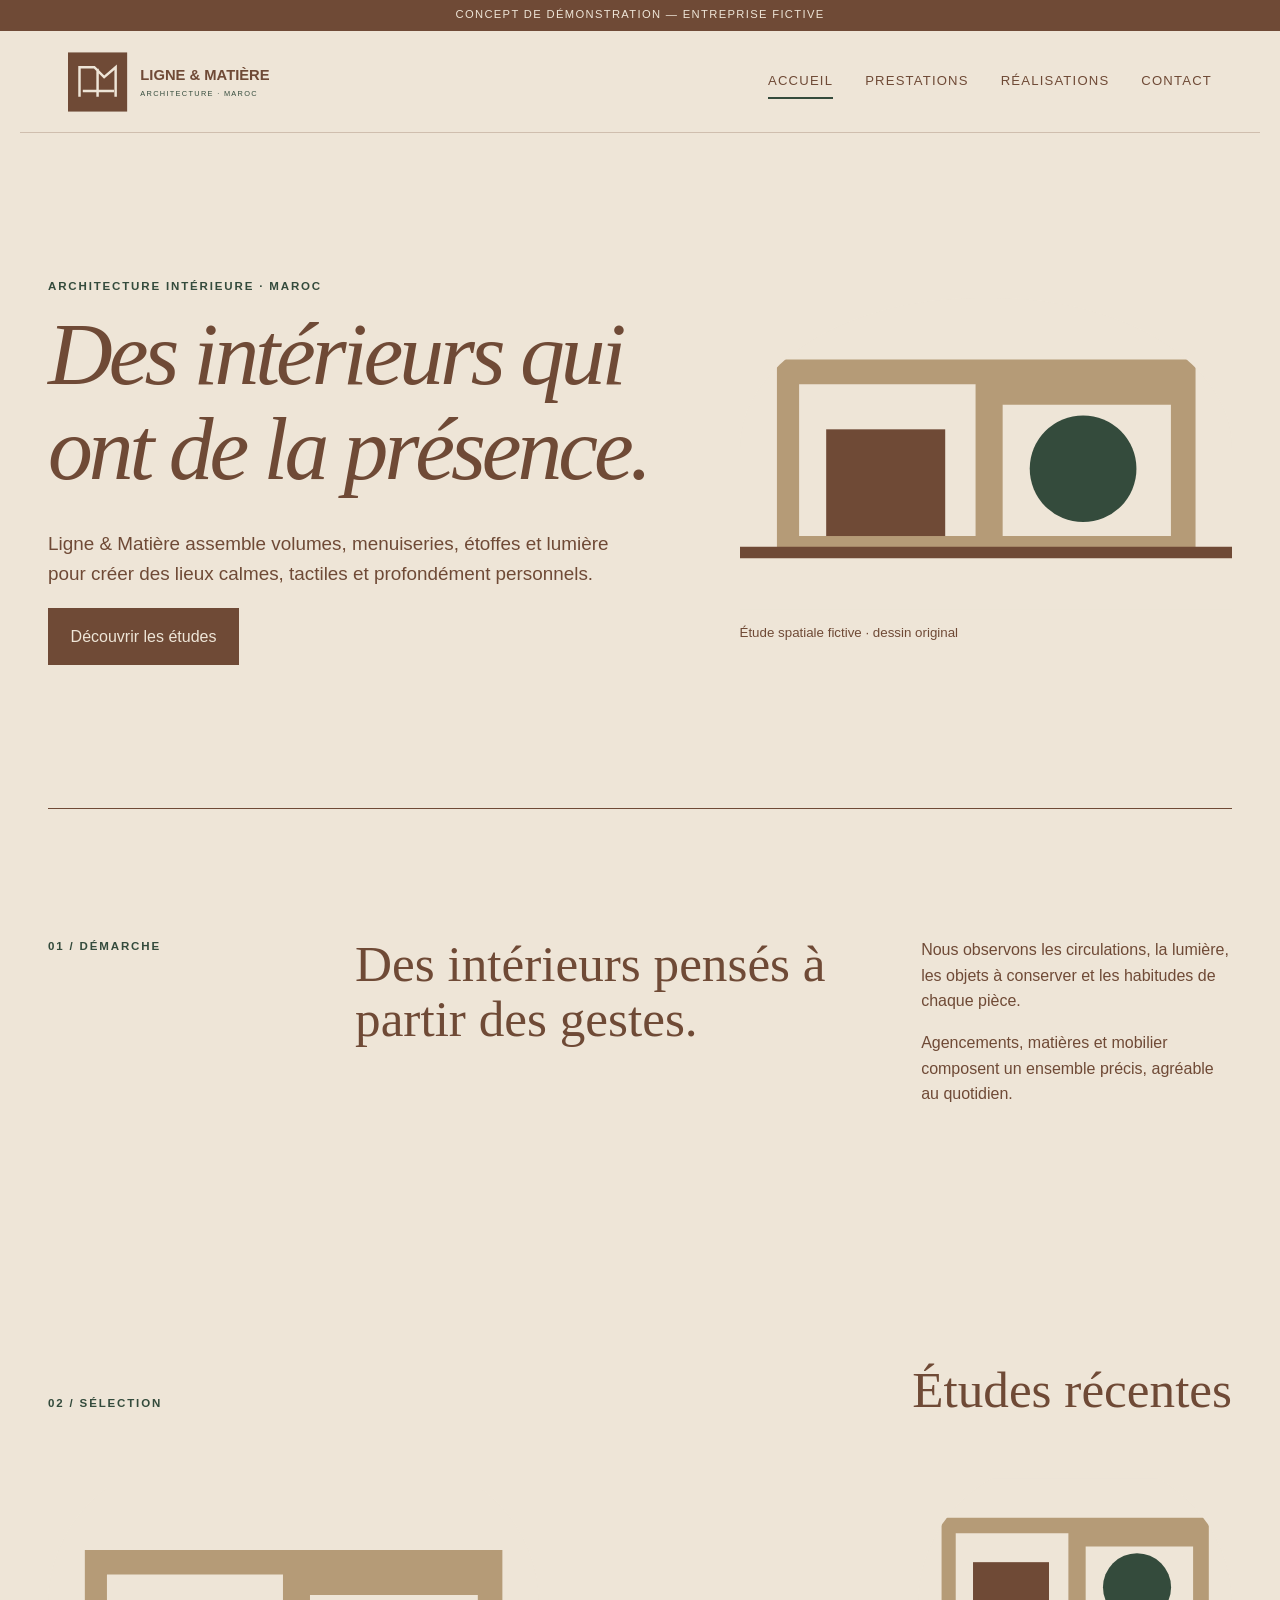
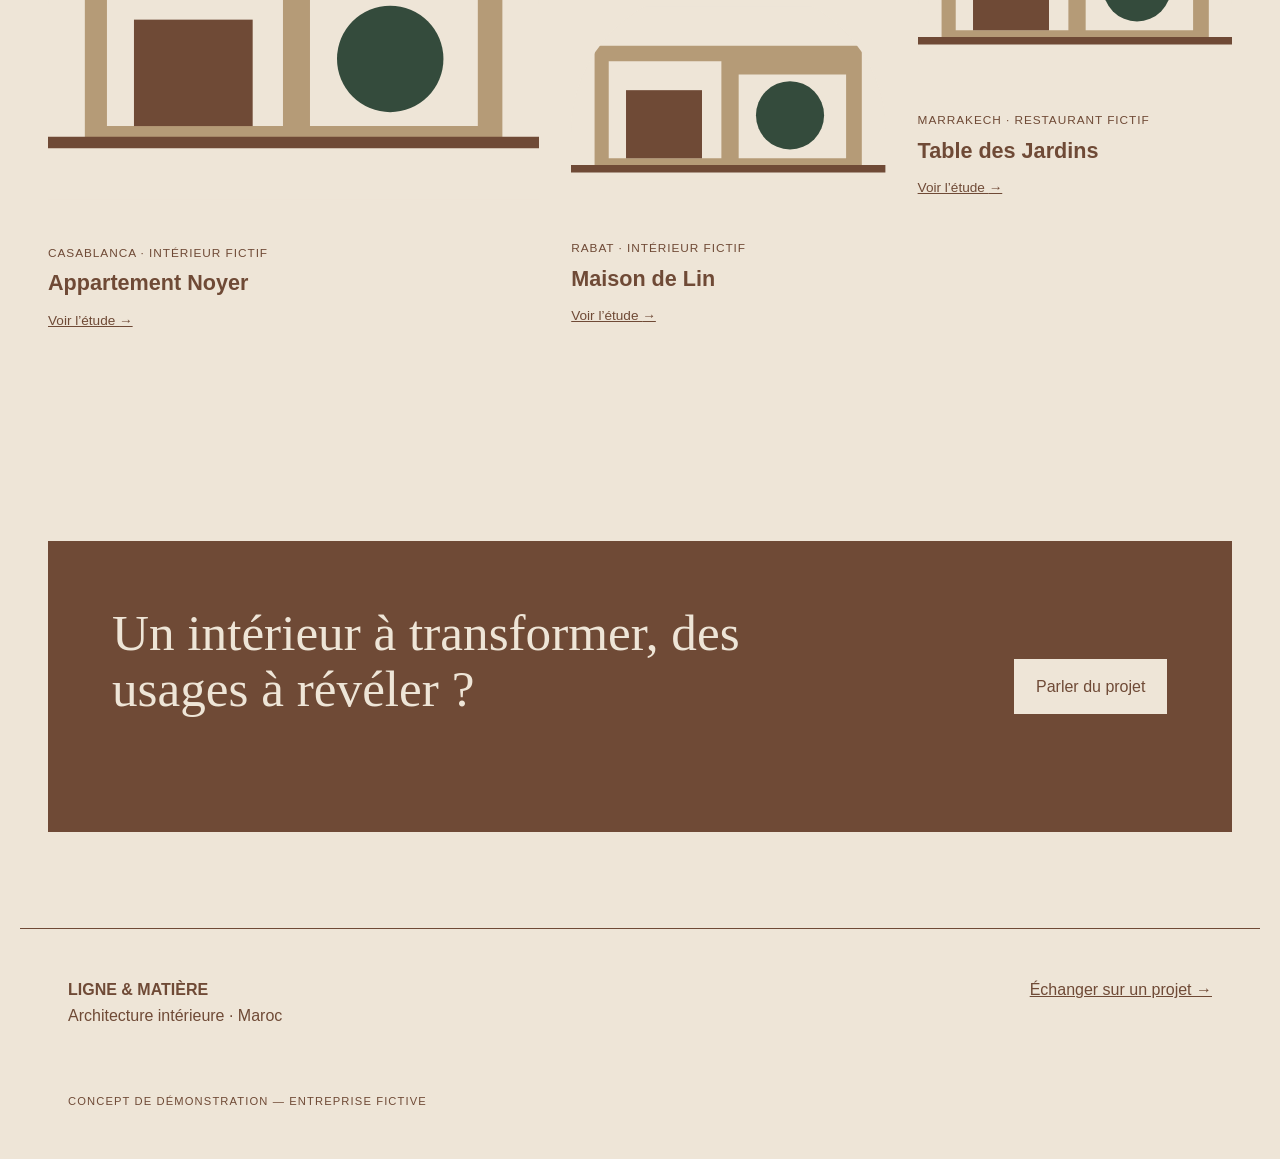
<file: index.html>
<!doctype html><html lang="fr"><head><meta charset="utf-8"><meta name="viewport" content="width=device-width,initial-scale=1"><meta name="description" content="Des intérieurs chaleureux, dessinés pour durer et être vécus."><title>Accueil — LIGNE & MATIÈRE</title><link rel="icon" href="favicon.svg" type="image/svg+xml"><link rel="stylesheet" href="styles.css"><script src="script.js" defer></script></head><body class="ligne page-index"><a class="skip" href="#contenu">Aller au contenu</a><div class="demo">Concept de démonstration — entreprise fictive</div><header class="site-header"><a class="brand" href="index.html"><img src="logo.svg" alt="LIGNE & MATIÈRE"></a><button class="menu-toggle" aria-expanded="false" aria-controls="menu"><span>Menu</span></button><nav id="menu" aria-label="Navigation principale"><a href="index.html" aria-current="page">Accueil</a><a href="prestations.html">Prestations</a><a href="portfolio.html">Réalisations</a><a href="contact.html">Contact</a></nav></header><main id="contenu"><section class="hero"><div class="hero-copy"><p class="eyebrow">Architecture intérieure · Maroc</p><h1>Des intérieurs qui ont de la présence.</h1><p class="lede">Ligne & Matière assemble volumes, menuiseries, étoffes et lumière pour créer des lieux calmes, tactiles et profondément personnels.</p><a class="button" href="portfolio.html">Découvrir les études</a></div><div class="hero-art"><svg viewBox="0 0 600 380" role="img" aria-label="Vue intérieure abstraite du projet"><rect width="600" height="380" fill="#eee5d7"/><path d="M45 310V75h510v235" fill="#b59b77"/><path d="M72 290V105h215v185M320 290V130h205v160" fill="#eee5d7"/><rect x="105" y="160" width="145" height="130" fill="#6f4a36"/><circle cx="418" cy="208" r="65" fill="#344b3c"/><path d="M0 310h600" stroke="#6f4a36" stroke-width="14"/></svg><small>Étude spatiale fictive · dessin original</small></div></section><section class="manifesto"><p class="section-no">01 / Démarche</p><h2>Des intérieurs pensés à partir des gestes.</h2><div><p>Nous observons les circulations, la lumière, les objets à conserver et les habitudes de chaque pièce.</p><p>Agencements, matières et mobilier composent un ensemble précis, agréable au quotidien.</p></div></section><section class="featured"><div class="section-head"><p class="section-no">02 / Sélection</p><h2>Études récentes</h2></div><div class="project-grid"><article class="project-card"><svg viewBox="0 0 600 380" role="img" aria-label="Vue intérieure abstraite du projet"><rect width="600" height="380" fill="#eee5d7"/><path d="M45 310V75h510v235" fill="#b59b77"/><path d="M72 290V105h215v185M320 290V130h205v160" fill="#eee5d7"/><rect x="105" y="160" width="145" height="130" fill="#6f4a36"/><circle cx="418" cy="208" r="65" fill="#344b3c"/><path d="M0 310h600" stroke="#6f4a36" stroke-width="14"/></svg><p>Casablanca · intérieur fictif</p><h3>Appartement Noyer</h3><a href="portfolio.html">Voir l’étude <span aria-hidden="true">→</span></a></article><article class="project-card"><svg viewBox="0 0 600 380" role="img" aria-label="Vue intérieure abstraite du projet"><rect width="600" height="380" fill="#eee5d7"/><path d="M45 310V75h510v235" fill="#b59b77"/><path d="M72 290V105h215v185M320 290V130h205v160" fill="#eee5d7"/><rect x="105" y="160" width="145" height="130" fill="#6f4a36"/><circle cx="418" cy="208" r="65" fill="#344b3c"/><path d="M0 310h600" stroke="#6f4a36" stroke-width="14"/></svg><p>Rabat · intérieur fictif</p><h3>Maison de Lin</h3><a href="portfolio.html">Voir l’étude <span aria-hidden="true">→</span></a></article><article class="project-card"><svg viewBox="0 0 600 380" role="img" aria-label="Vue intérieure abstraite du projet"><rect width="600" height="380" fill="#eee5d7"/><path d="M45 310V75h510v235" fill="#b59b77"/><path d="M72 290V105h215v185M320 290V130h205v160" fill="#eee5d7"/><rect x="105" y="160" width="145" height="130" fill="#6f4a36"/><circle cx="418" cy="208" r="65" fill="#344b3c"/><path d="M0 310h600" stroke="#6f4a36" stroke-width="14"/></svg><p>Marrakech · restaurant fictif</p><h3>Table des Jardins</h3><a href="portfolio.html">Voir l’étude <span aria-hidden="true">→</span></a></article></div></section><section class="cta"><p>Un intérieur à transformer, des usages à révéler ?</p><a class="button" href="contact.html">Parler du projet</a></section></main><footer><div><strong>LIGNE & MATIÈRE</strong><p>Architecture intérieure · Maroc</p></div><a href="contact.html">Échanger sur un projet <span aria-hidden="true">→</span></a><p class="foot-note">Concept de démonstration — entreprise fictive</p></footer></body></html>
</file>
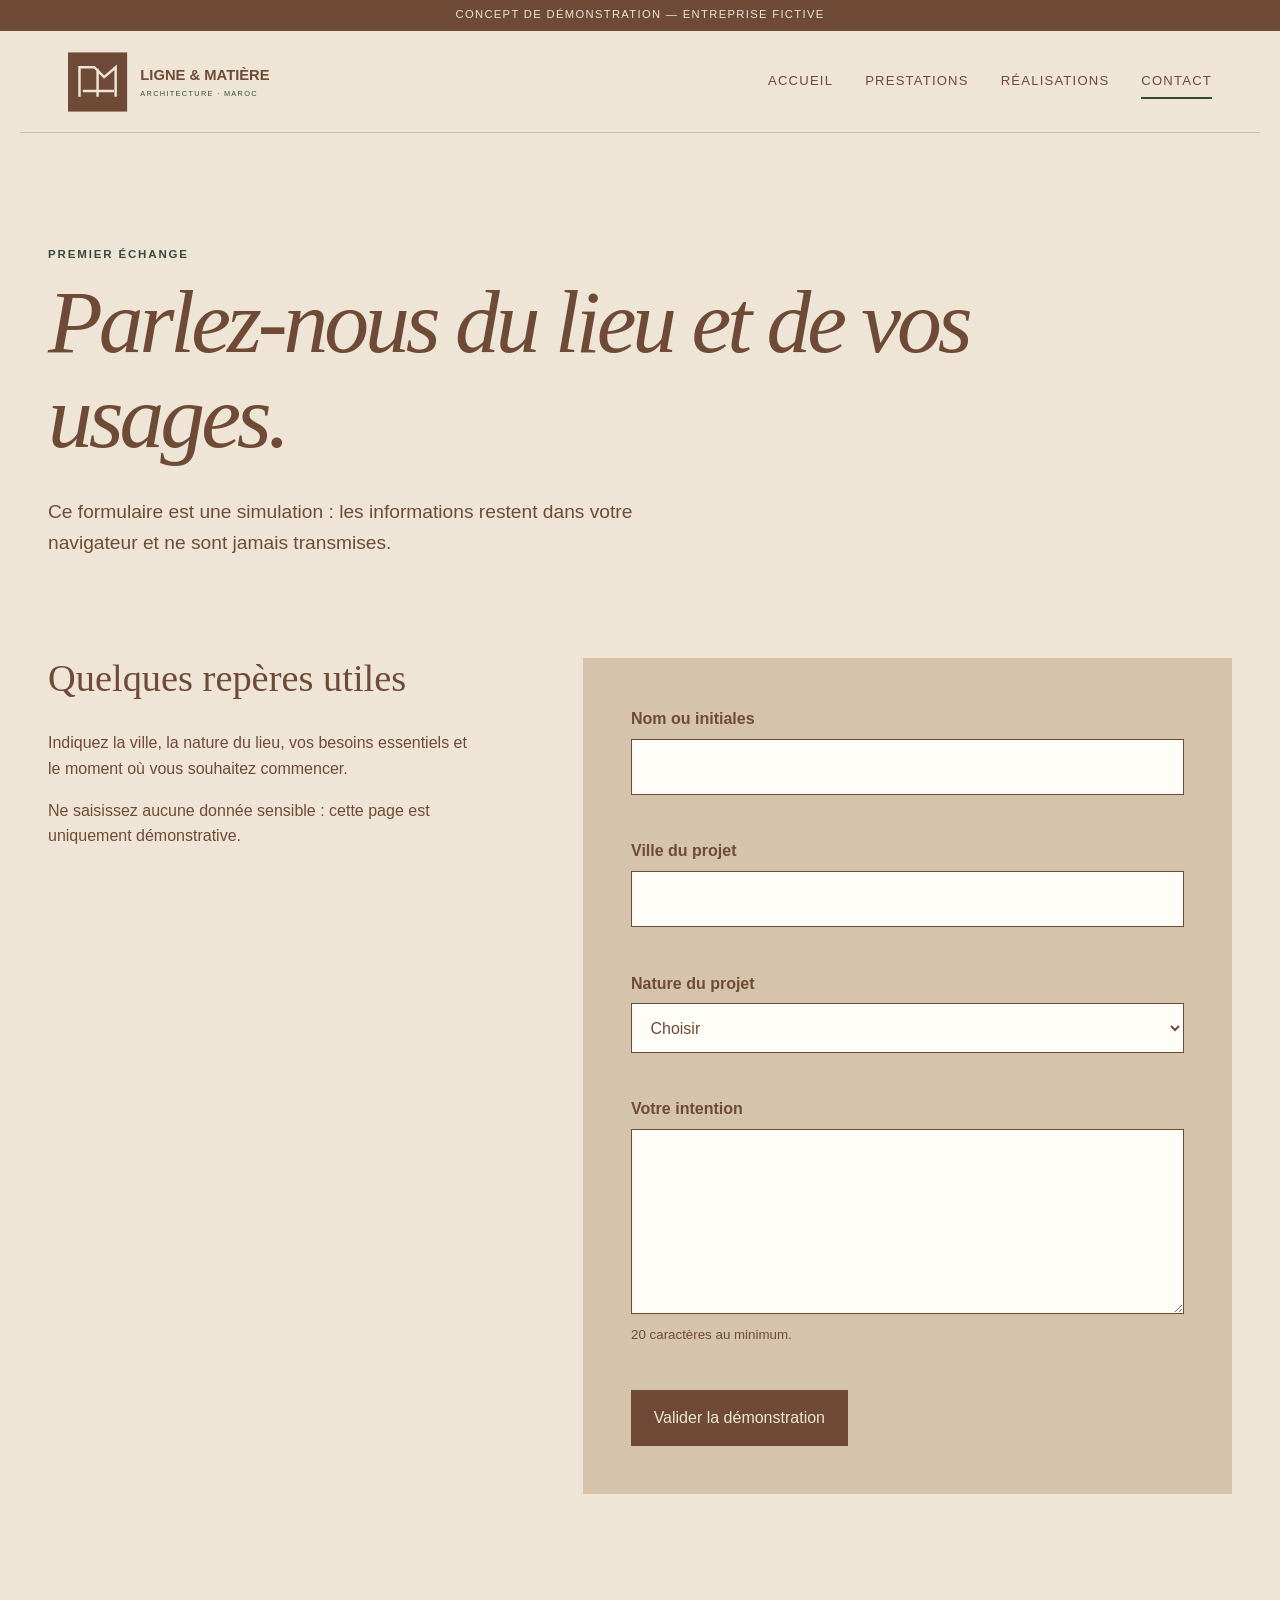
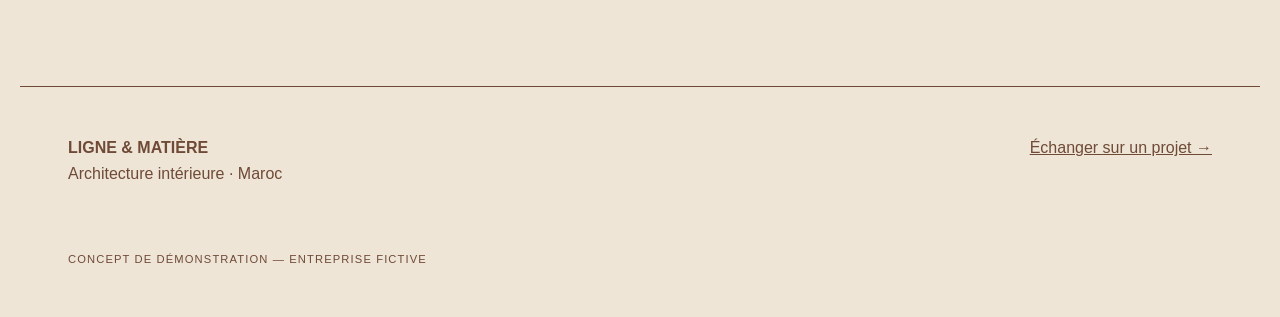
<file: contact.html>
<!doctype html><html lang="fr"><head><meta charset="utf-8"><meta name="viewport" content="width=device-width,initial-scale=1"><meta name="description" content="Des intérieurs chaleureux, dessinés pour durer et être vécus."><title>Contact — LIGNE & MATIÈRE</title><link rel="icon" href="favicon.svg" type="image/svg+xml"><link rel="stylesheet" href="styles.css"><script src="script.js" defer></script></head><body class="ligne page-contact"><a class="skip" href="#contenu">Aller au contenu</a><div class="demo">Concept de démonstration — entreprise fictive</div><header class="site-header"><a class="brand" href="index.html"><img src="logo.svg" alt="LIGNE & MATIÈRE"></a><button class="menu-toggle" aria-expanded="false" aria-controls="menu"><span>Menu</span></button><nav id="menu" aria-label="Navigation principale"><a href="index.html">Accueil</a><a href="prestations.html">Prestations</a><a href="portfolio.html">Réalisations</a><a href="contact.html" aria-current="page">Contact</a></nav></header><main id="contenu"><header class="page-head"><p class="eyebrow">Premier échange</p><h1>Parlez-nous du lieu et de vos usages.</h1><p>Ce formulaire est une simulation : les informations restent dans votre navigateur et ne sont jamais transmises.</p></header><section class="contact-layout"><div class="contact-note"><h2>Quelques repères utiles</h2><p>Indiquez la ville, la nature du lieu, vos besoins essentiels et le moment où vous souhaitez commencer.</p><p>Ne saisissez aucune donnée sensible : cette page est uniquement démonstrative.</p></div><form id="contact-form" novalidate><div class="field"><label for="nom">Nom ou initiales</label><input id="nom" name="nom" autocomplete="name" required aria-describedby="nom-error"><span class="error" id="nom-error"></span></div><div class="field"><label for="ville">Ville du projet</label><input id="ville" name="ville" required aria-describedby="ville-error"><span class="error" id="ville-error"></span></div><div class="field"><label for="type">Nature du projet</label><select id="type" name="type" required aria-describedby="type-error"><option value="">Choisir</option><option>Habitation</option><option>Lieu professionnel</option><option>Hospitalité</option><option>Autre</option></select><span class="error" id="type-error"></span></div><div class="field"><label for="message">Votre intention</label><textarea id="message" name="message" rows="6" minlength="20" required aria-describedby="message-help message-error"></textarea><small id="message-help">20 caractères au minimum.</small><span class="error" id="message-error"></span></div><button class="button" type="submit">Valider la démonstration</button><div id="form-status" class="status" role="status" tabindex="-1" hidden></div><button id="reset-form" class="text-button" type="button" hidden>Réinitialiser le formulaire</button></form></section></main><footer><div><strong>LIGNE & MATIÈRE</strong><p>Architecture intérieure · Maroc</p></div><a href="contact.html">Échanger sur un projet <span aria-hidden="true">→</span></a><p class="foot-note">Concept de démonstration — entreprise fictive</p></footer></body></html>
</file>
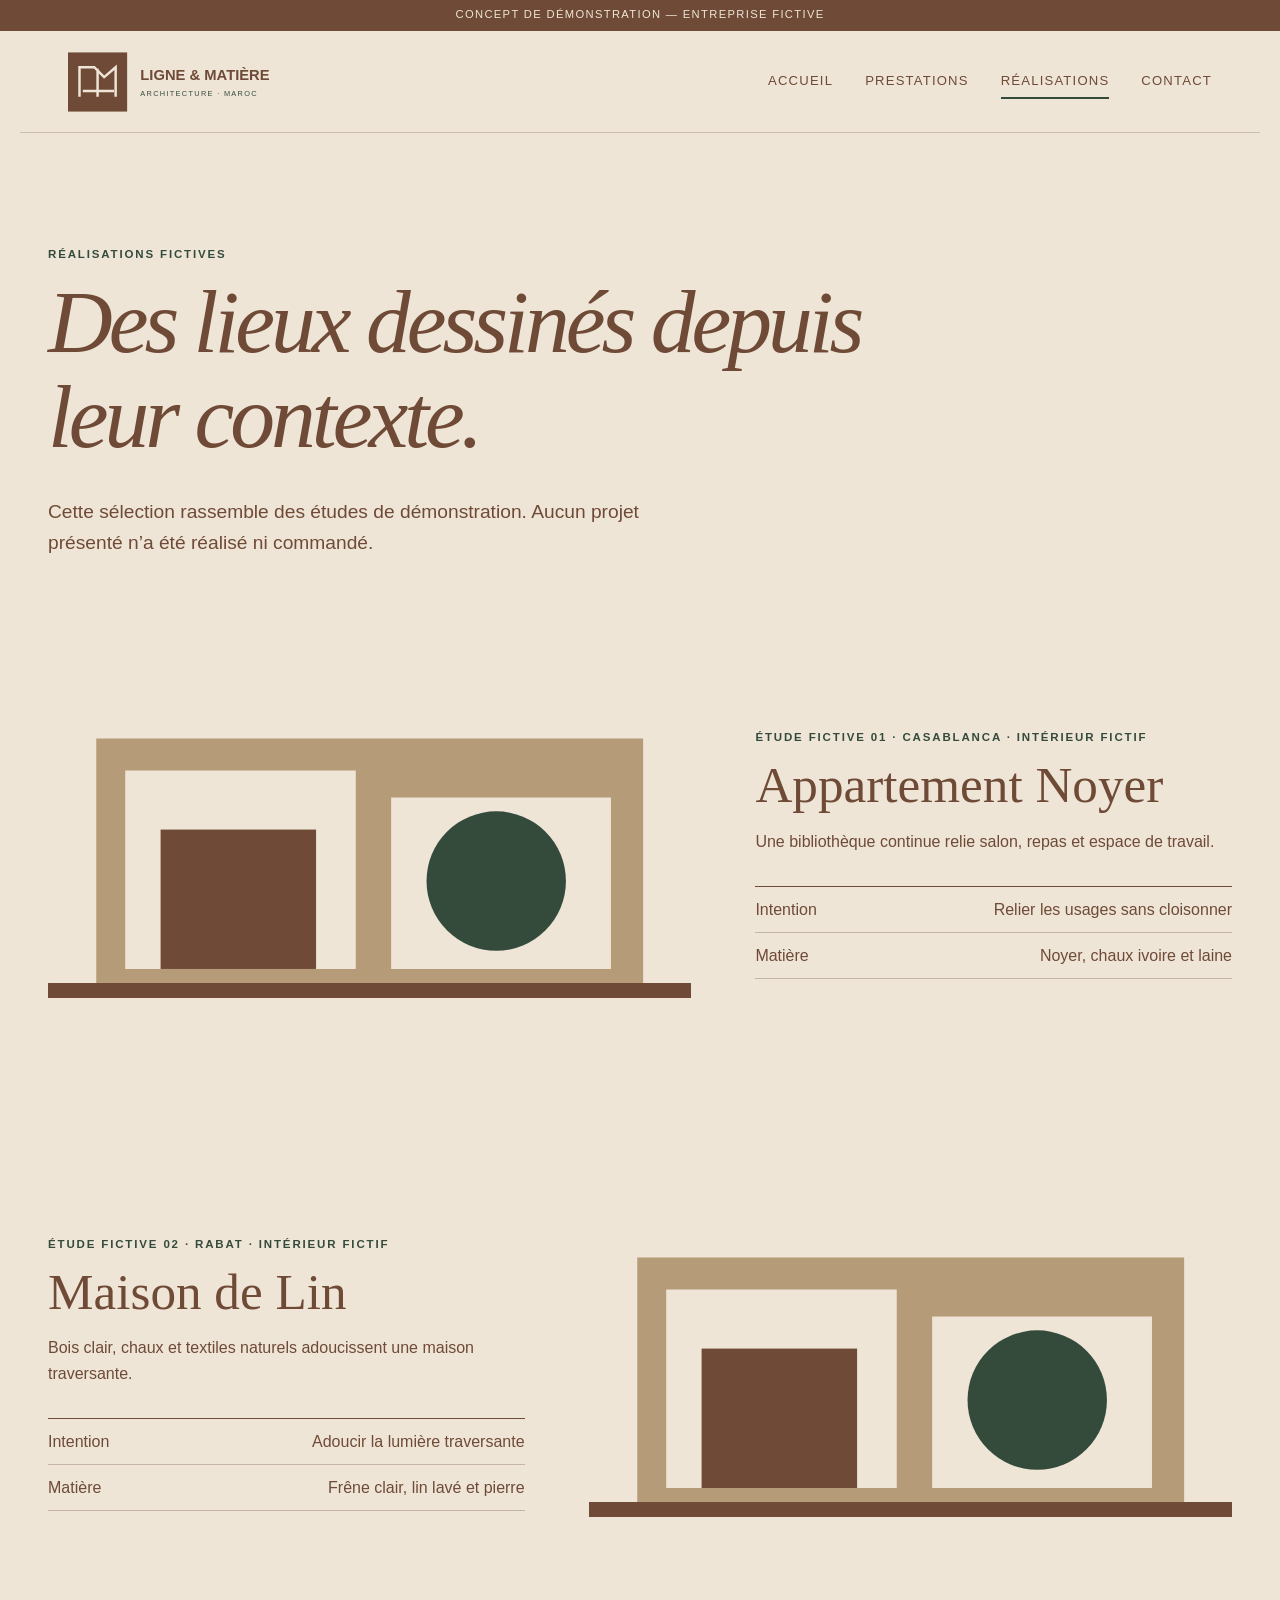
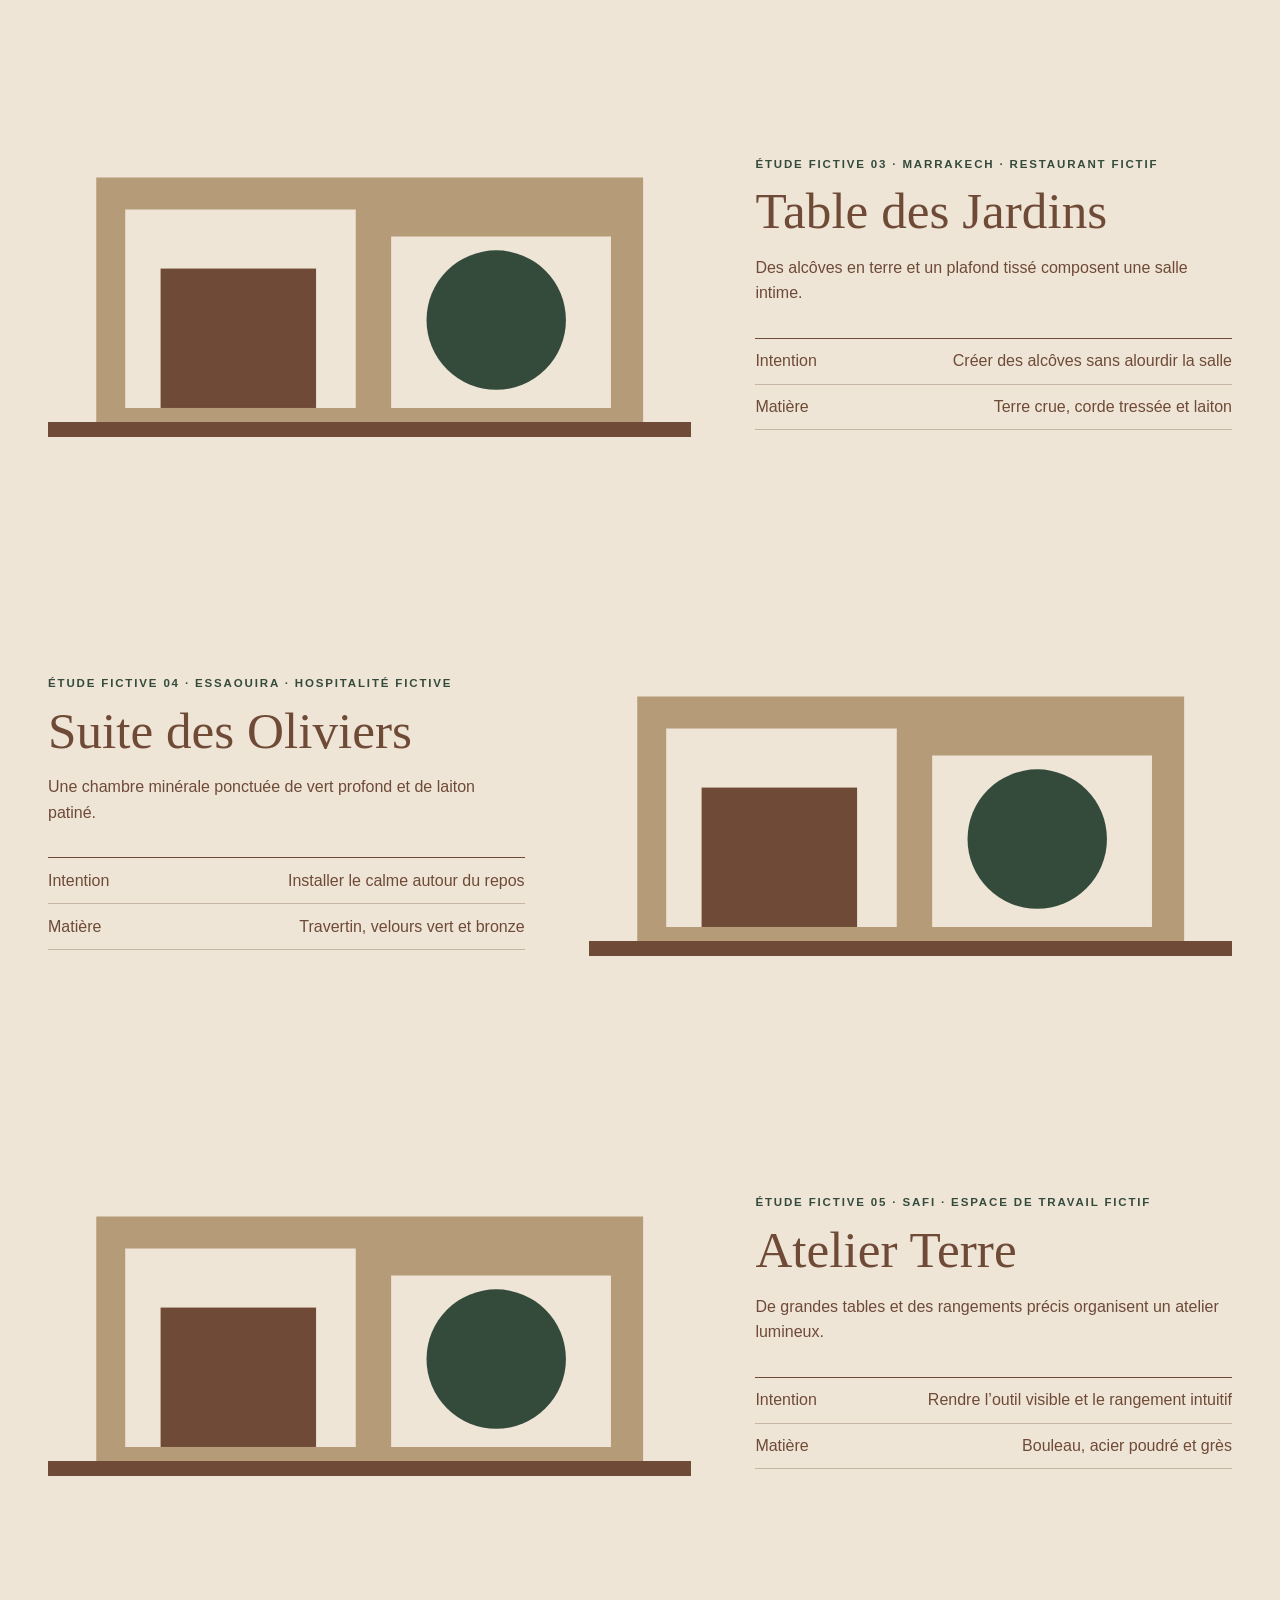
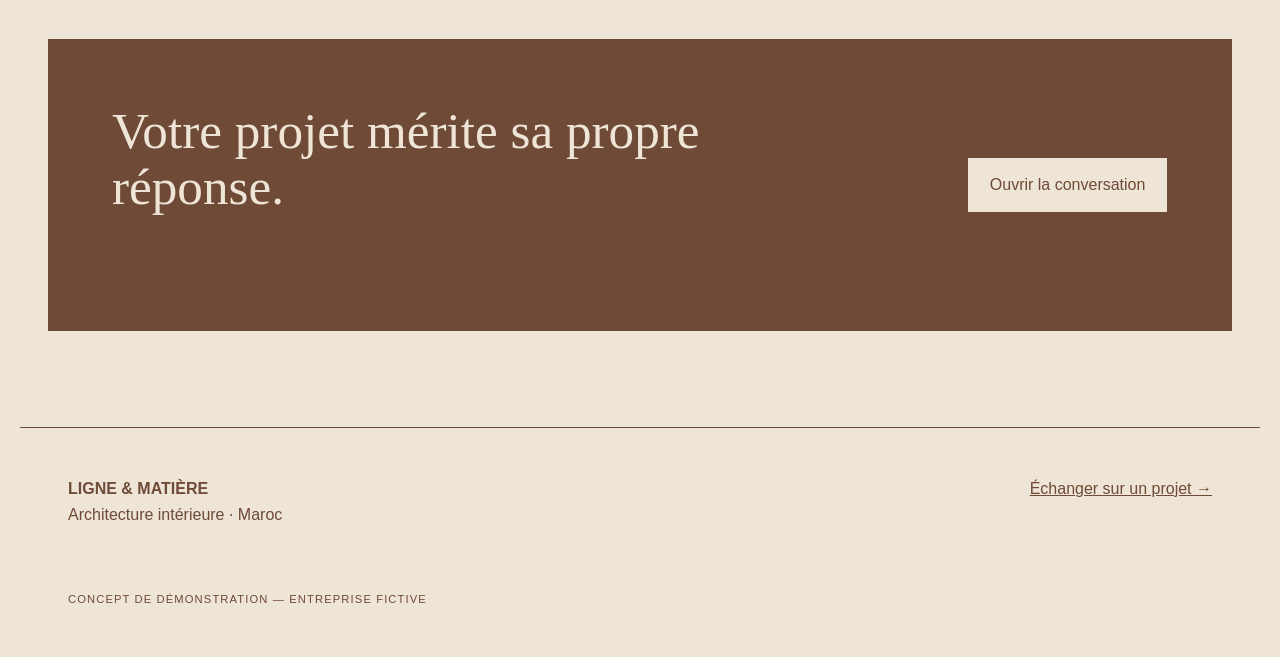
<file: portfolio.html>
<!doctype html><html lang="fr"><head><meta charset="utf-8"><meta name="viewport" content="width=device-width,initial-scale=1"><meta name="description" content="Des intérieurs chaleureux, dessinés pour durer et être vécus."><title>Réalisations — LIGNE & MATIÈRE</title><link rel="icon" href="favicon.svg" type="image/svg+xml"><link rel="stylesheet" href="styles.css"><script src="script.js" defer></script></head><body class="ligne page-portfolio"><a class="skip" href="#contenu">Aller au contenu</a><div class="demo">Concept de démonstration — entreprise fictive</div><header class="site-header"><a class="brand" href="index.html"><img src="logo.svg" alt="LIGNE & MATIÈRE"></a><button class="menu-toggle" aria-expanded="false" aria-controls="menu"><span>Menu</span></button><nav id="menu" aria-label="Navigation principale"><a href="index.html">Accueil</a><a href="prestations.html">Prestations</a><a href="portfolio.html" aria-current="page">Réalisations</a><a href="contact.html">Contact</a></nav></header><main id="contenu"><header class="page-head"><p class="eyebrow">Réalisations fictives</p><h1>Des lieux dessinés depuis leur contexte.</h1><p>Cette sélection rassemble des études de démonstration. Aucun projet présenté n’a été réalisé ni commandé.</p></header><section class="portfolio-grid"><article class="case"><svg viewBox="0 0 600 380" role="img" aria-label="Vue intérieure abstraite du projet"><rect width="600" height="380" fill="#eee5d7"/><path d="M45 310V75h510v235" fill="#b59b77"/><path d="M72 290V105h215v185M320 290V130h205v160" fill="#eee5d7"/><rect x="105" y="160" width="145" height="130" fill="#6f4a36"/><circle cx="418" cy="208" r="65" fill="#344b3c"/><path d="M0 310h600" stroke="#6f4a36" stroke-width="14"/></svg><div><p class="meta">Étude fictive 01 · Casablanca · intérieur fictif</p><h2>Appartement Noyer</h2><p>Une bibliothèque continue relie salon, repas et espace de travail.</p><dl><div><dt>Intention</dt><dd>Relier les usages sans cloisonner</dd></div><div><dt>Matière</dt><dd>Noyer, chaux ivoire et laine</dd></div></dl></div></article><article class="case"><svg viewBox="0 0 600 380" role="img" aria-label="Vue intérieure abstraite du projet"><rect width="600" height="380" fill="#eee5d7"/><path d="M45 310V75h510v235" fill="#b59b77"/><path d="M72 290V105h215v185M320 290V130h205v160" fill="#eee5d7"/><rect x="105" y="160" width="145" height="130" fill="#6f4a36"/><circle cx="418" cy="208" r="65" fill="#344b3c"/><path d="M0 310h600" stroke="#6f4a36" stroke-width="14"/></svg><div><p class="meta">Étude fictive 02 · Rabat · intérieur fictif</p><h2>Maison de Lin</h2><p>Bois clair, chaux et textiles naturels adoucissent une maison traversante.</p><dl><div><dt>Intention</dt><dd>Adoucir la lumière traversante</dd></div><div><dt>Matière</dt><dd>Frêne clair, lin lavé et pierre</dd></div></dl></div></article><article class="case"><svg viewBox="0 0 600 380" role="img" aria-label="Vue intérieure abstraite du projet"><rect width="600" height="380" fill="#eee5d7"/><path d="M45 310V75h510v235" fill="#b59b77"/><path d="M72 290V105h215v185M320 290V130h205v160" fill="#eee5d7"/><rect x="105" y="160" width="145" height="130" fill="#6f4a36"/><circle cx="418" cy="208" r="65" fill="#344b3c"/><path d="M0 310h600" stroke="#6f4a36" stroke-width="14"/></svg><div><p class="meta">Étude fictive 03 · Marrakech · restaurant fictif</p><h2>Table des Jardins</h2><p>Des alcôves en terre et un plafond tissé composent une salle intime.</p><dl><div><dt>Intention</dt><dd>Créer des alcôves sans alourdir la salle</dd></div><div><dt>Matière</dt><dd>Terre crue, corde tressée et laiton</dd></div></dl></div></article><article class="case"><svg viewBox="0 0 600 380" role="img" aria-label="Vue intérieure abstraite du projet"><rect width="600" height="380" fill="#eee5d7"/><path d="M45 310V75h510v235" fill="#b59b77"/><path d="M72 290V105h215v185M320 290V130h205v160" fill="#eee5d7"/><rect x="105" y="160" width="145" height="130" fill="#6f4a36"/><circle cx="418" cy="208" r="65" fill="#344b3c"/><path d="M0 310h600" stroke="#6f4a36" stroke-width="14"/></svg><div><p class="meta">Étude fictive 04 · Essaouira · hospitalité fictive</p><h2>Suite des Oliviers</h2><p>Une chambre minérale ponctuée de vert profond et de laiton patiné.</p><dl><div><dt>Intention</dt><dd>Installer le calme autour du repos</dd></div><div><dt>Matière</dt><dd>Travertin, velours vert et bronze</dd></div></dl></div></article><article class="case"><svg viewBox="0 0 600 380" role="img" aria-label="Vue intérieure abstraite du projet"><rect width="600" height="380" fill="#eee5d7"/><path d="M45 310V75h510v235" fill="#b59b77"/><path d="M72 290V105h215v185M320 290V130h205v160" fill="#eee5d7"/><rect x="105" y="160" width="145" height="130" fill="#6f4a36"/><circle cx="418" cy="208" r="65" fill="#344b3c"/><path d="M0 310h600" stroke="#6f4a36" stroke-width="14"/></svg><div><p class="meta">Étude fictive 05 · Safi · espace de travail fictif</p><h2>Atelier Terre</h2><p>De grandes tables et des rangements précis organisent un atelier lumineux.</p><dl><div><dt>Intention</dt><dd>Rendre l’outil visible et le rangement intuitif</dd></div><div><dt>Matière</dt><dd>Bouleau, acier poudré et grès</dd></div></dl></div></article></section><section class="cta"><p>Votre projet mérite sa propre réponse.</p><a class="button" href="contact.html">Ouvrir la conversation</a></section></main><footer><div><strong>LIGNE & MATIÈRE</strong><p>Architecture intérieure · Maroc</p></div><a href="contact.html">Échanger sur un projet <span aria-hidden="true">→</span></a><p class="foot-note">Concept de démonstration — entreprise fictive</p></footer></body></html>
</file>
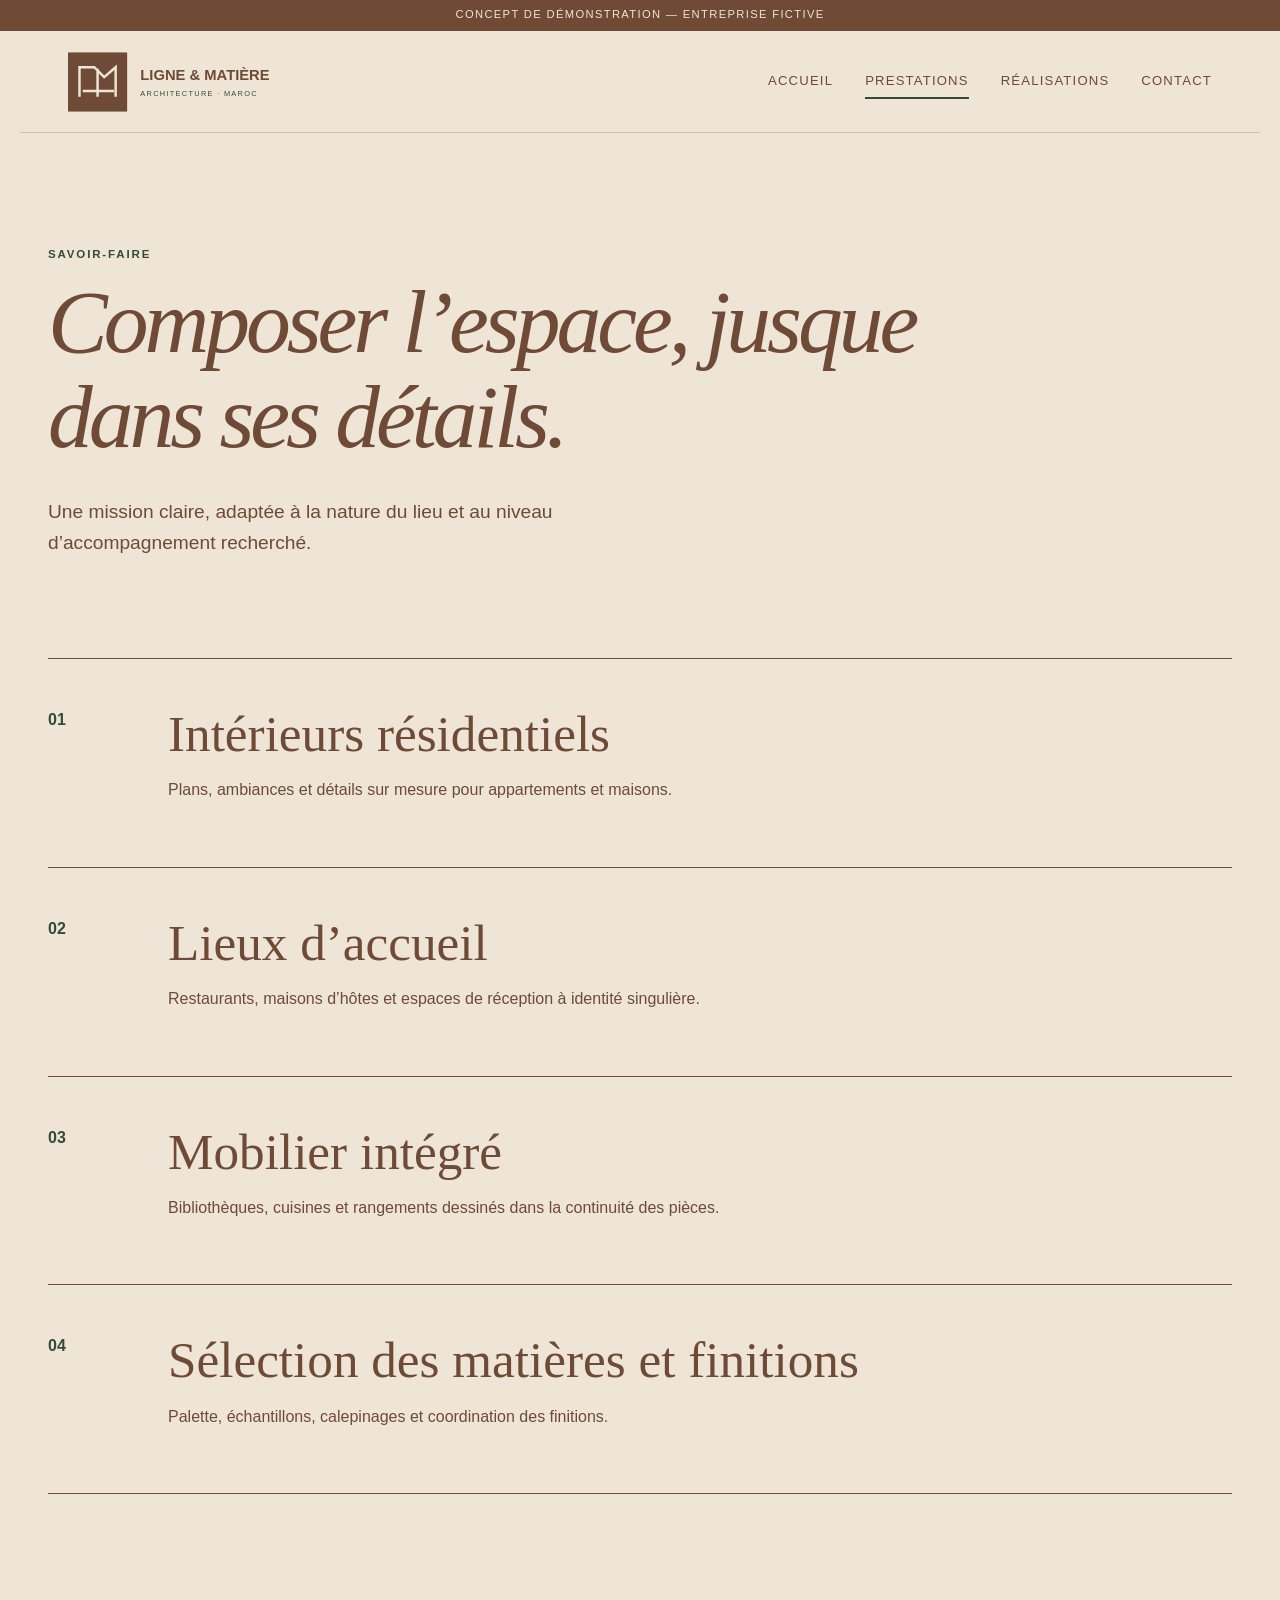
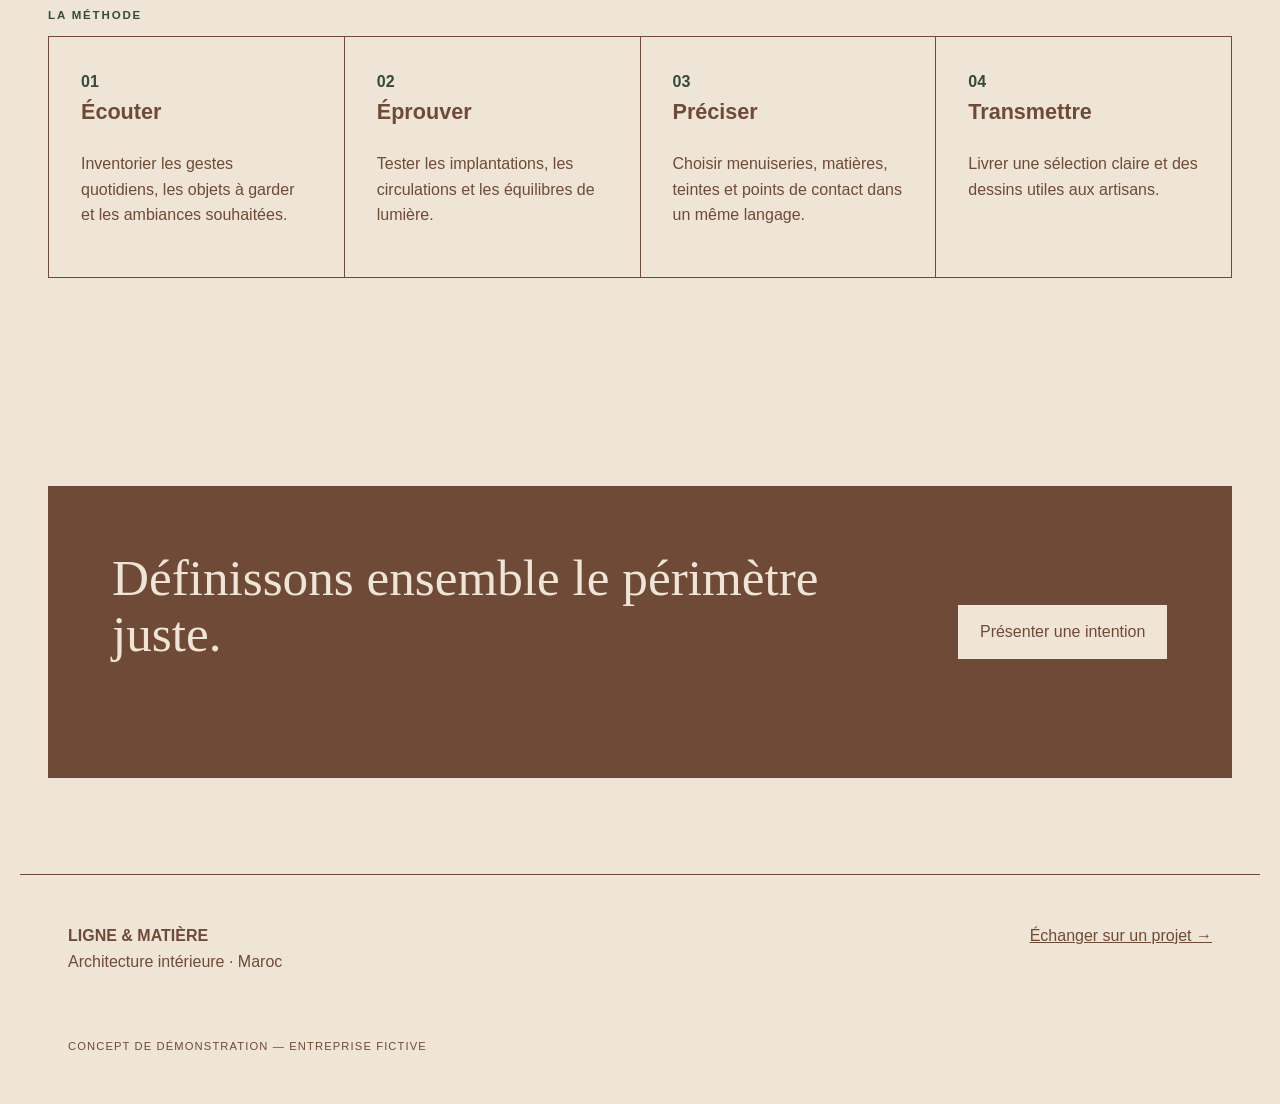
<file: prestations.html>
<!doctype html><html lang="fr"><head><meta charset="utf-8"><meta name="viewport" content="width=device-width,initial-scale=1"><meta name="description" content="Des intérieurs chaleureux, dessinés pour durer et être vécus."><title>Prestations — LIGNE & MATIÈRE</title><link rel="icon" href="favicon.svg" type="image/svg+xml"><link rel="stylesheet" href="styles.css"><script src="script.js" defer></script></head><body class="ligne page-prestations"><a class="skip" href="#contenu">Aller au contenu</a><div class="demo">Concept de démonstration — entreprise fictive</div><header class="site-header"><a class="brand" href="index.html"><img src="logo.svg" alt="LIGNE & MATIÈRE"></a><button class="menu-toggle" aria-expanded="false" aria-controls="menu"><span>Menu</span></button><nav id="menu" aria-label="Navigation principale"><a href="index.html">Accueil</a><a href="prestations.html" aria-current="page">Prestations</a><a href="portfolio.html">Réalisations</a><a href="contact.html">Contact</a></nav></header><main id="contenu"><header class="page-head"><p class="eyebrow">Savoir-faire</p><h1>Composer l’espace, jusque dans ses détails.</h1><p>Une mission claire, adaptée à la nature du lieu et au niveau d’accompagnement recherché.</p></header><section class="service-list"><article><span>01</span><div><h2>Intérieurs résidentiels</h2><p>Plans, ambiances et détails sur mesure pour appartements et maisons.</p></div></article><article><span>02</span><div><h2>Lieux d’accueil</h2><p>Restaurants, maisons d’hôtes et espaces de réception à identité singulière.</p></div></article><article><span>03</span><div><h2>Mobilier intégré</h2><p>Bibliothèques, cuisines et rangements dessinés dans la continuité des pièces.</p></div></article><article><span>04</span><div><h2>Sélection des matières et finitions</h2><p>Palette, échantillons, calepinages et coordination des finitions.</p></div></article></section><section class="process"><p class="section-no">La méthode</p><div class="process-grid"><article><b>01</b><h3>Écouter</h3><p>Inventorier les gestes quotidiens, les objets à garder et les ambiances souhaitées.</p></article><article><b>02</b><h3>Éprouver</h3><p>Tester les implantations, les circulations et les équilibres de lumière.</p></article><article><b>03</b><h3>Préciser</h3><p>Choisir menuiseries, matières, teintes et points de contact dans un même langage.</p></article><article><b>04</b><h3>Transmettre</h3><p>Livrer une sélection claire et des dessins utiles aux artisans.</p></article></div></section><section class="cta"><p>Définissons ensemble le périmètre juste.</p><a class="button" href="contact.html">Présenter une intention</a></section></main><footer><div><strong>LIGNE & MATIÈRE</strong><p>Architecture intérieure · Maroc</p></div><a href="contact.html">Échanger sur un projet <span aria-hidden="true">→</span></a><p class="foot-note">Concept de démonstration — entreprise fictive</p></footer></body></html>
</file>
<file: styles.css>
:root{--bg:#eee5d7;--ink:#6f4a36;--accent:#344b3c;--soft:#b59b77;--white:#fffdf8;--max:1240px;--serif:Georgia, "Times New Roman", serif;--sans:"Segoe UI", Arial, sans-serif}*{box-sizing:border-box}html{scroll-behavior:smooth}body{margin:0;background:var(--bg);color:var(--ink);font-family:var(--sans);line-height:1.6;overflow-x:hidden}a{color:inherit}img,svg{display:block;max-width:100%}.skip{position:fixed;left:1rem;top:-5rem;background:var(--ink);color:var(--bg);padding:.75rem 1rem;z-index:20}.skip:focus{top:1rem}.demo{text-align:center;padding:.4rem 1rem;background:var(--ink);color:var(--bg);font-size:.7rem;letter-spacing:.12em;text-transform:uppercase}.site-header{max-width:var(--max);margin:auto;display:flex;align-items:center;justify-content:space-between;padding:1.3rem 3rem;border-bottom:1px solid color-mix(in srgb,var(--ink) 25%,transparent)}.brand img{width:230px;height:60px}.site-header nav{display:flex;gap:2rem}.site-header nav a{text-decoration:none;font-size:.82rem;text-transform:uppercase;letter-spacing:.09em;padding:.4rem 0;border-bottom:2px solid transparent}.site-header nav a[aria-current=page]{border-color:var(--accent)}.menu-toggle{display:none;background:none;border:1px solid var(--ink);padding:.6rem 1rem;color:inherit}main{max-width:var(--max);margin:auto;padding:0 3rem}.hero{min-height:75vh;display:grid;grid-template-columns:1fr 1.2fr;align-items:center;gap:7vw;padding:5rem 0}.eyebrow,.section-no,.meta{text-transform:uppercase;letter-spacing:.16em;font-size:.72rem;font-weight:700;color:var(--accent)}h1,h2,h3,p{margin-top:0}h1,h2{font-family:var(--serif);font-weight:500;line-height:1.06}h1{font-size:clamp(3rem,7vw,7rem);letter-spacing:-.045em;margin:.5rem 0 2rem}h2{font-size:clamp(2rem,4vw,4.5rem)}h3{font-size:1.35rem}.lede{font-size:1.18rem;max-width:36rem}.button{display:inline-block;background:var(--ink);color:var(--bg);padding:.9rem 1.35rem;text-decoration:none;border:1px solid var(--ink);font:inherit;cursor:pointer}.button:hover{background:var(--accent);border-color:var(--accent)}.hero-art small{display:block;margin-top:.75rem}.manifesto{display:grid;grid-template-columns:1fr 2fr 1.2fr;gap:3rem;padding:8rem 0;border-top:1px solid var(--ink)}.featured,.process{padding:7rem 0}.section-head{display:flex;justify-content:space-between;align-items:baseline}.project-grid{display:grid;grid-template-columns:repeat(3,1fr);gap:2rem}.project-card svg{aspect-ratio:4/3}.project-card>p{margin:1rem 0 .2rem;font-size:.74rem;text-transform:uppercase;letter-spacing:.08em}.project-card h3{margin-bottom:.4rem}.project-card a{font-size:.85rem}.cta{margin:6rem 0;min-height:260px;background:var(--ink);color:var(--bg);display:flex;align-items:center;justify-content:space-between;padding:4rem}.cta p{font-family:var(--serif);font-size:clamp(1.8rem,4vw,3.6rem);max-width:720px;line-height:1.1}.cta .button{background:var(--bg);color:var(--ink);white-space:nowrap}.page-head{padding:7rem 0 5rem;max-width:950px}.page-head>p:last-child{font-size:1.2rem;max-width:650px}.service-list{border-top:1px solid var(--ink)}.service-list article{display:grid;grid-template-columns:120px 1fr;padding:3rem 0;border-bottom:1px solid var(--ink)}.service-list article>span{color:var(--accent);font-weight:bold}.service-list h2{font-size:clamp(2rem,4vw,4rem);margin-bottom:1rem}.service-list p{max-width:600px}.process-grid{display:grid;grid-template-columns:repeat(4,1fr);gap:1px;background:var(--ink);border:1px solid var(--ink)}.process-grid article{background:var(--bg);padding:2rem;min-height:240px}.process-grid b{color:var(--accent)}.portfolio-grid{display:grid;gap:7rem}.case{display:grid;grid-template-columns:1.35fr 1fr;gap:5vw;align-items:center}.case:nth-child(even){grid-template-columns:1fr 1.35fr}.case:nth-child(even)>svg{order:2}.case h2{margin:.5rem 0 1rem}.case dl{border-top:1px solid var(--ink);margin-top:2rem}.case dl div{display:flex;justify-content:space-between;border-bottom:1px solid color-mix(in srgb,var(--ink) 30%,transparent);padding:.6rem 0}.case dd{margin:0;text-align:right}.contact-layout{display:grid;grid-template-columns:.8fr 1.2fr;gap:8vw;padding-bottom:8rem}.contact-note{position:sticky;top:2rem;align-self:start}.contact-note h2{font-size:2.4rem}form{background:color-mix(in srgb,var(--soft) 45%,transparent);padding:3rem}.field{margin-bottom:1.6rem}label{display:block;font-weight:700;margin-bottom:.45rem}input,select,textarea{width:100%;border:1px solid var(--ink);border-radius:0;background:var(--white);padding:.9rem;font:inherit;color:var(--ink)}textarea{resize:vertical}.error{display:block;color:#8b1e1e;font-size:.85rem;min-height:1.3em}[aria-invalid=true]{border-color:#8b1e1e;outline:2px solid #8b1e1e;outline-offset:0}.status{margin-top:1.5rem;padding:1rem;border-left:5px solid var(--accent);background:var(--white)}.text-button{margin-top:1rem;background:none;border:0;text-decoration:underline;color:inherit;cursor:pointer}footer{max-width:var(--max);margin:4rem auto 0;padding:3rem;border-top:1px solid var(--ink);display:grid;grid-template-columns:1fr 1fr;gap:1rem}footer>a{text-align:right}.foot-note{grid-column:1/-1;font-size:.7rem;text-transform:uppercase;letter-spacing:.1em;margin:2rem 0 0}
/* Identité propre à LIGNE & MATIÈRE */



.ligne main{max-width:1320px}.ligne h1{font-style:italic}.ligne .hero{grid-template-columns:1.1fr .9fr}.ligne .hero-art svg{border-radius:48% 48% 0 0}.ligne .project-grid{grid-template-columns:1.25fr .8fr .8fr;align-items:start}.ligne .project-card:nth-child(2){margin-top:8rem}.ligne .project-card svg{border-radius:9rem 9rem 0 0}.ligne .case:nth-child(odd) svg{border-radius:12rem 0 0 0}
:focus-visible{outline:3px solid var(--accent);outline-offset:4px}
/* Mobile: a tactile, full-colour composition distinct from Atelier Nord. */
@media(max-width:760px){.ligne .hero{grid-template-columns:minmax(0,1fr);gap:0;padding:1.5rem 0 3rem}.ligne .hero-art{order:-1;margin:0 0 -2.5rem;padding:0 1.25rem;position:relative;z-index:1}.ligne .hero-copy{background:var(--ink);color:var(--bg);margin:0 -1rem;padding:5rem 1.5rem 2.5rem}.ligne .hero-copy .eyebrow{color:#d7c4a6}.ligne .hero-copy .button{background:var(--bg);color:var(--ink);border-color:var(--bg)}.ligne h1{font-size:clamp(2.7rem,12.5vw,4rem);overflow-wrap:normal;word-break:normal;hyphens:none}}@media(max-width:760px){.site-header{padding:1rem}.brand img{width:180px}.menu-toggle{display:block}.site-header nav{display:none;position:absolute;z-index:10;left:0;right:0;top:133px;background:var(--bg);padding:1.5rem;flex-direction:column;border-bottom:2px solid var(--ink)}.site-header nav.open{display:flex}main{padding:0 1rem}.hero,.manifesto,.case,.case:nth-child(even),.contact-layout{grid-template-columns:1fr;gap:2rem}.hero{padding:3rem 0;min-height:auto}.hero-art{transform:none!important}.manifesto{padding:4rem 0}.project-grid,.ligne .project-grid,.process-grid{grid-template-columns:1fr}.project-card,.ligne .project-card{transform:none!important;margin:0!important}.section-head{display:block}.page-head{padding:4rem 0 3rem}.service-list article{grid-template-columns:48px 1fr}.case:nth-child(even)>svg{order:0}.portfolio-grid{gap:4rem}.cta{margin:4rem 0;padding:2rem;display:block}.cta .button{margin-top:1rem}.contact-note{position:static}form{padding:1.25rem}footer{padding:2rem 1rem;grid-template-columns:1fr}footer>a{text-align:left}.axe .hero{padding-left:1rem}h1{font-size:clamp(2.7rem,14vw,4.7rem);overflow-wrap:anywhere}}@media(prefers-reduced-motion:reduce){*,*::before,*::after{scroll-behavior:auto!important;transition:none!important;animation:none!important}}
</file>
